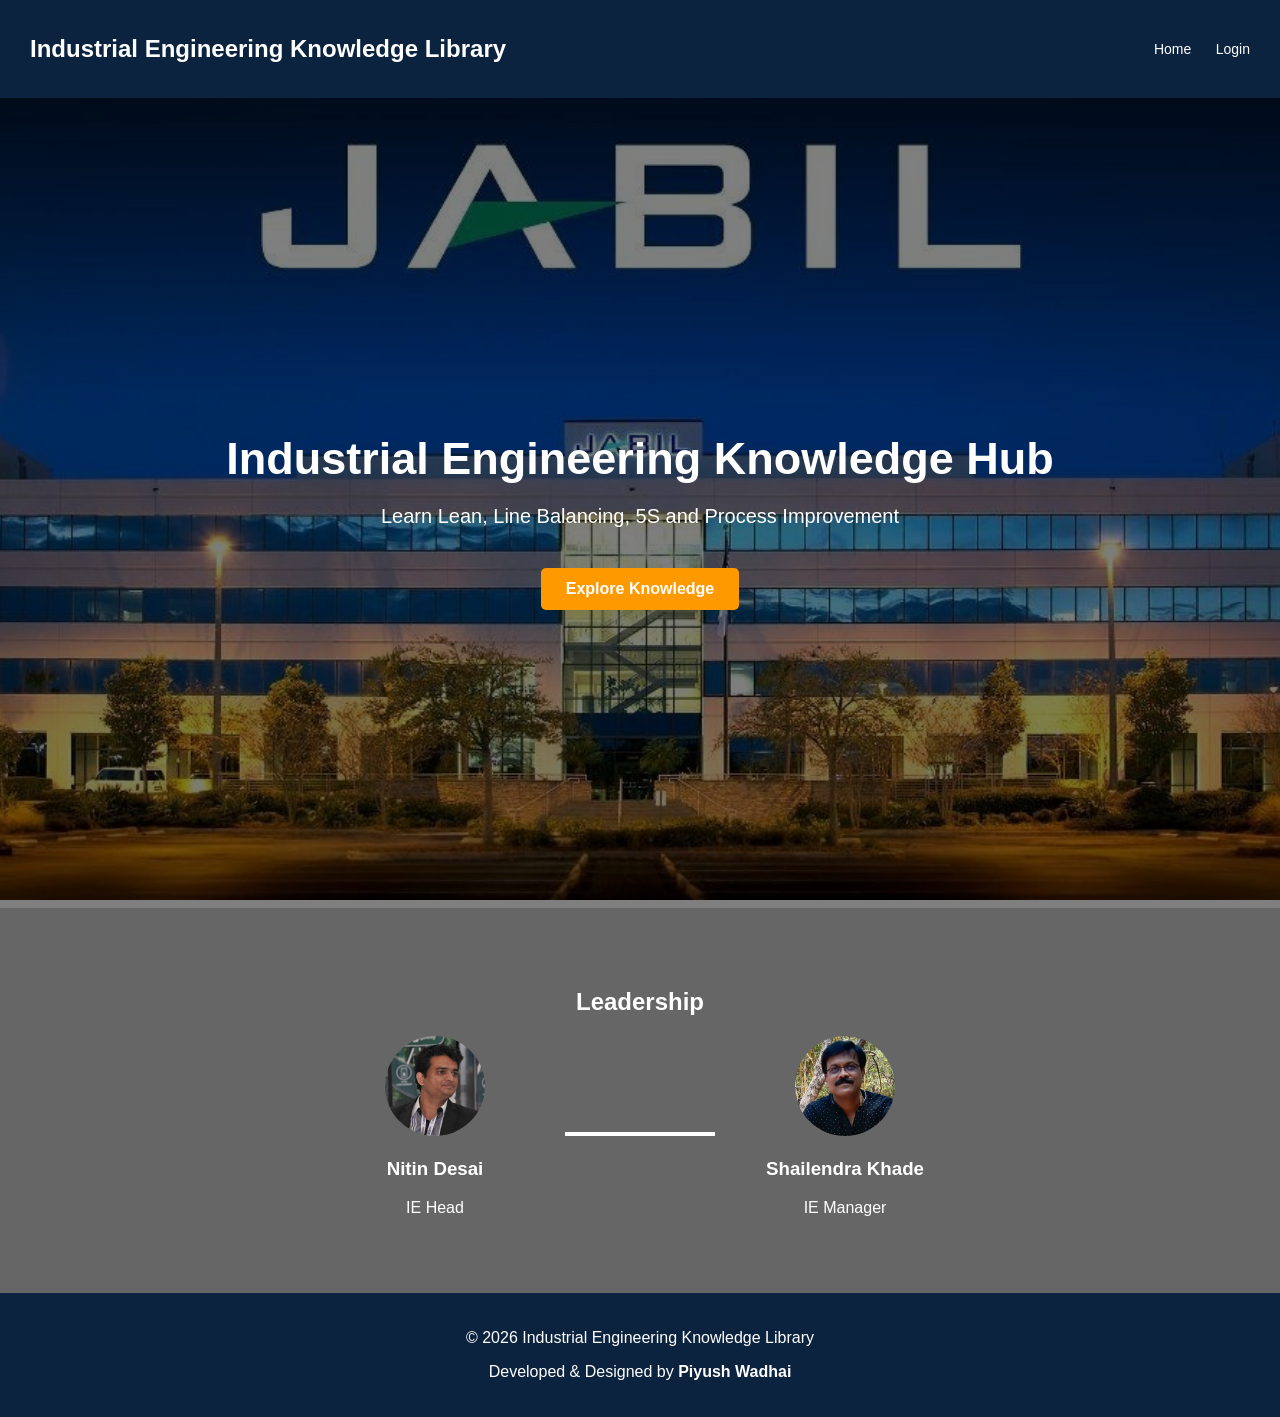
<file: index.html>
<!DOCTYPE html>
<html>

<head>

<title>Industrial Engineering Knowledge Library</title>
<link rel="stylesheet" href="style.css">

</head>

<body>

<header>

<h2>Industrial Engineering Knowledge Library</h2>

<nav>
<a href="#">Home</a>
<a onclick="showLogin()">Login</a>
</nav>

</header>


<!-- HERO SECTION -->

<section class="hero">

<div class="hero-content">

<h1>Industrial Engineering Knowledge Hub</h1>

<p>Learn Lean, Line Balancing, 5S and Process Improvement</p>

<a class="btn" onclick="showLogin()">Explore Knowledge</a>

</div>

</section>


<!-- LOGIN POPUP -->

<div id="loginModal" class="modal">

<div class="modal-content">

<span class="close" onclick="closeLogin()">&times;</span>

<h2>Login</h2>

<input type="text" id="username" placeholder="Username"><br><br>

<input type="password" id="password" placeholder="Password"><br><br>

<button onclick="login()">Login</button>

</div>

</div>


<!-- LEADERSHIP -->

<section class="leadership">

<h2>Leadership</h2>

<div class="leader-row">

<div class="leader">
<img src="Manager.jpeg">
<h3>Nitin Desai</h3>
<p>IE Head</p>
</div>

<div class="horizontal-line"></div>

<div class="leader">
<img src="Shailendra Khade.jpeg">
<h3>Shailendra Khade</h3>
<p>IE Manager</p>
</div>

</div>

</section>


<footer>

<p>© 2026 Industrial Engineering Knowledge Library</p>

<p>Developed & Designed by <b>Piyush Wadhai</b></p>

</footer>

<script>

function showLogin(){
document.getElementById("loginModal").style.display="block";
}

function closeLogin(){
document.getElementById("loginModal").style.display="none";
}

function login(){

let user=document.getElementById("username").value;
let pass=document.getElementById("password").value;

if(user==="admin" && pass==="1234"){
window.location.href="dashboard.html";
}

else{
alert("Invalid Username or Password");
}

}

</script>

</body>
</html>
</file>
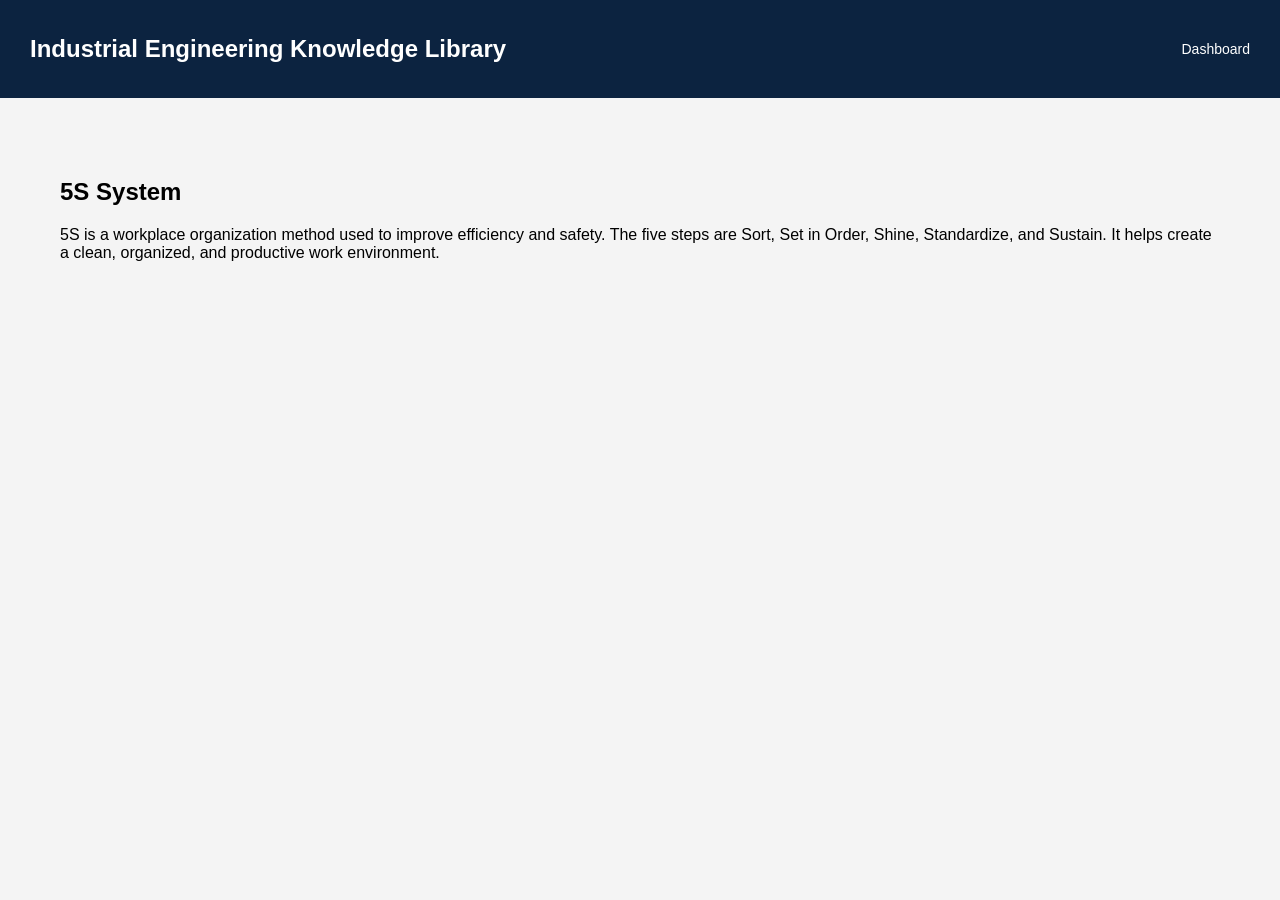
<file: 5s.html>
<!DOCTYPE html>
<html>

<head>
<title>5S System</title>
<link rel="stylesheet" href="style.css">
</head>

<body style="background:#f4f4f4;color:black;">

<header>
<h2>Industrial Engineering Knowledge Library</h2>
<nav>
<a href="dashboard.html">Dashboard</a>
</nav>
</header>

<section style="padding:60px;">

<h1>5S System</h1>

<p>
5S is a workplace organization method used to improve efficiency and safety.
The five steps are Sort, Set in Order, Shine, Standardize, and Sustain.
It helps create a clean, organized, and productive work environment.
</p>

</section>

</body>
</html>
</file>
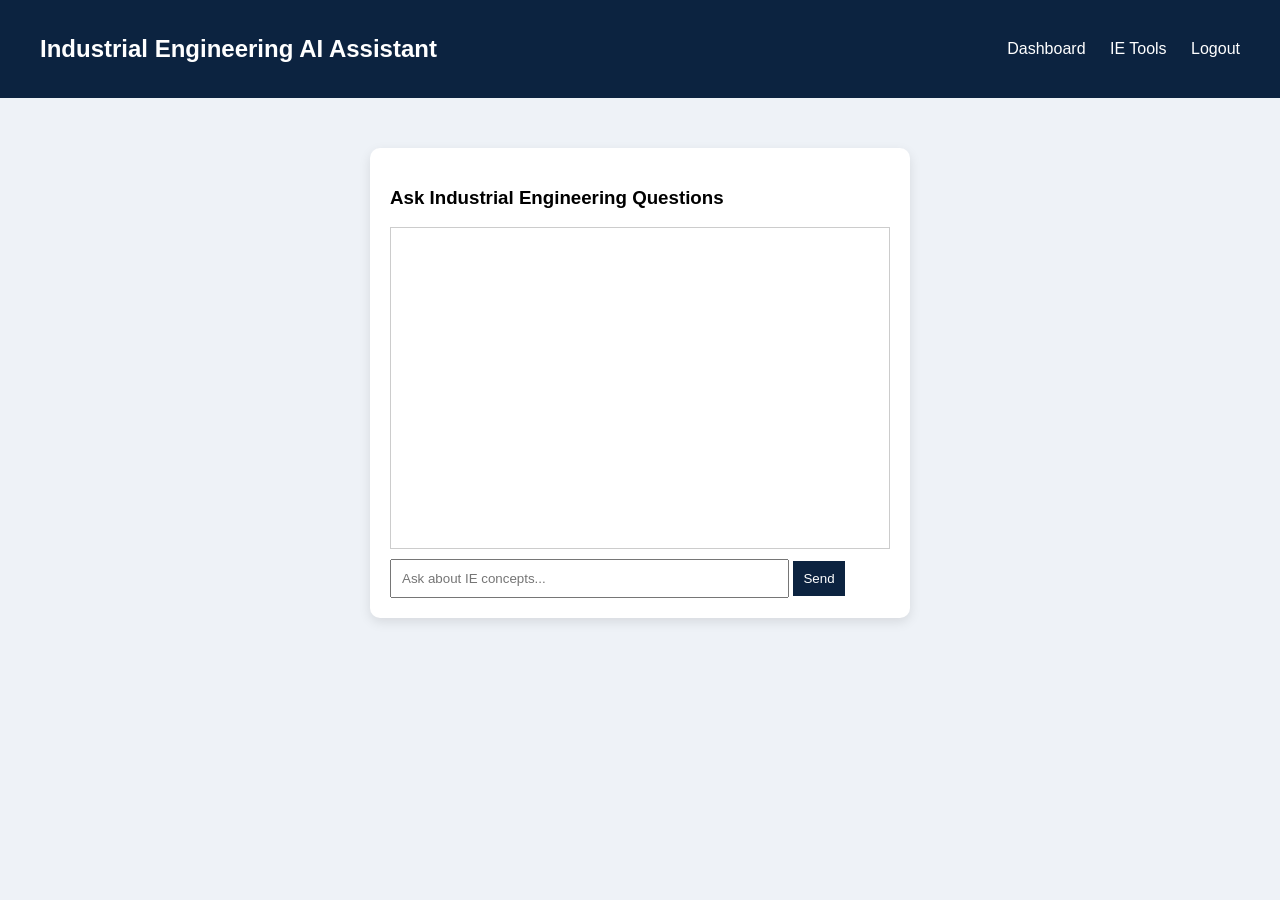
<file: chatbot.html>
<!DOCTYPE html>
<html>

<head>

<title>IE AI Assistant</title>

<style>

body{
font-family:Arial;
margin:0;
background:#eef2f7;
}

/* HEADER */

header{
background:#0c2340;
color:white;
padding:15px 40px;
display:flex;
justify-content:space-between;
align-items:center;
}

nav a{
color:white;
text-decoration:none;
margin-left:20px;
}

/* CHAT AREA */

.chat-container{
width:500px;
margin:50px auto;
background:white;
border-radius:10px;
box-shadow:0 4px 12px rgba(0,0,0,0.1);
padding:20px;
}

.chat-box{
height:300px;
overflow-y:auto;
border:1px solid #ccc;
padding:10px;
margin-bottom:10px;
}

.user{
text-align:right;
color:blue;
margin:5px;
}

.bot{
text-align:left;
color:green;
margin:5px;
}

input{
width:75%;
padding:10px;
}

button{
padding:10px;
background:#0c2340;
color:white;
border:none;
cursor:pointer;
}

</style>

</head>

<body>

<header>

<h2>Industrial Engineering AI Assistant</h2>

<nav>
<a href="dashboard.html">Dashboard</a>
<a href="tools.html">IE Tools</a>
<a href="index.html">Logout</a>
</nav>

</header>


<div class="chat-container">

<h3>Ask Industrial Engineering Questions</h3>

<div class="chat-box" id="chatBox"></div>

<input type="text" id="userInput" placeholder="Ask about IE concepts...">

<button onclick="send()">Send</button>

</div>


<script>

function send(){

let input=document.getElementById("userInput").value.toLowerCase();
let chat=document.getElementById("chatBox");

chat.innerHTML += "<div class='user'>"+input+"</div>";

let response="Sorry, I don't understand that question. Please ask about Industrial Engineering topics.";

/* GREETING */

if(input.includes("hello") || input.includes("hi")){
response="Hello 👋 Welcome to the Industrial Engineering Assistant. You can ask about Cycle Time, Takt Time, Lean, 5S, Line Balancing and more.";
}

/* INDUSTRIAL ENGINEERING */

else if(input.includes("industrial engineering")){
response="Industrial Engineering focuses on improving processes, productivity and efficiency using methods like work study, lean manufacturing and line balancing.";
}

/* CYCLE TIME */

else if(input.includes("cycle time")){
response="Cycle Time is the time required to produce one unit from start to finish in a process.";
}

/* TAKT TIME */

else if(input.includes("takt time")){
response="Takt Time is the rate at which products must be produced to meet customer demand.";
}

/* LINE BALANCING */

else if(input.includes("line balancing")){
response="Line Balancing is the process of distributing tasks equally among workstations to reduce idle time and improve efficiency.";
}

/* LEAN */

else if(input.includes("lean")){
response="Lean Manufacturing focuses on eliminating waste and improving process efficiency.";
}

/* 5S */

else if(input.includes("5s")){
response="5S stands for Sort, Set in Order, Shine, Standardize and Sustain. It helps maintain organized and efficient workplaces.";
}

/* SMV */

else if(input.includes("smv")){
response="SMV means Standard Minute Value. It is the standard time required for a worker to complete a task.";
}

/* WORK STUDY */

else if(input.includes("work study")){
response="Work Study is a technique used to analyze work methods and measure work time to improve productivity.";
}

/* TIME STUDY */

else if(input.includes("time study")){
response="Time Study measures the time taken by a worker to complete a task using a stopwatch.";
}

/* METHOD STUDY */

else if(input.includes("method study")){
response="Method Study analyzes and improves work methods to reduce unnecessary movements and increase efficiency.";
}

/* PRODUCTIVITY */

else if(input.includes("productivity")){
response="Productivity is the ratio of output produced to the input used in production.";
}

/* 8 WASTES */

else if(input.includes("waste") || input.includes("8 waste")){
response="The 8 wastes of Lean are Transportation, Inventory, Motion, Waiting, Overproduction, Overprocessing, Defects and Unused Talent.";
}

/* LINE EFFICIENCY */

else if(input.includes("line efficiency")){
response="Line Efficiency measures how effectively a production line operates using the formula: (Work Content / (Stations × Cycle Time)) × 100.";
}

chat.innerHTML += "<div class='bot'>"+response+"</div>";

document.getElementById("userInput").value="";

chat.scrollTop = chat.scrollHeight;

}

</script>

</body>
</html>
</file>
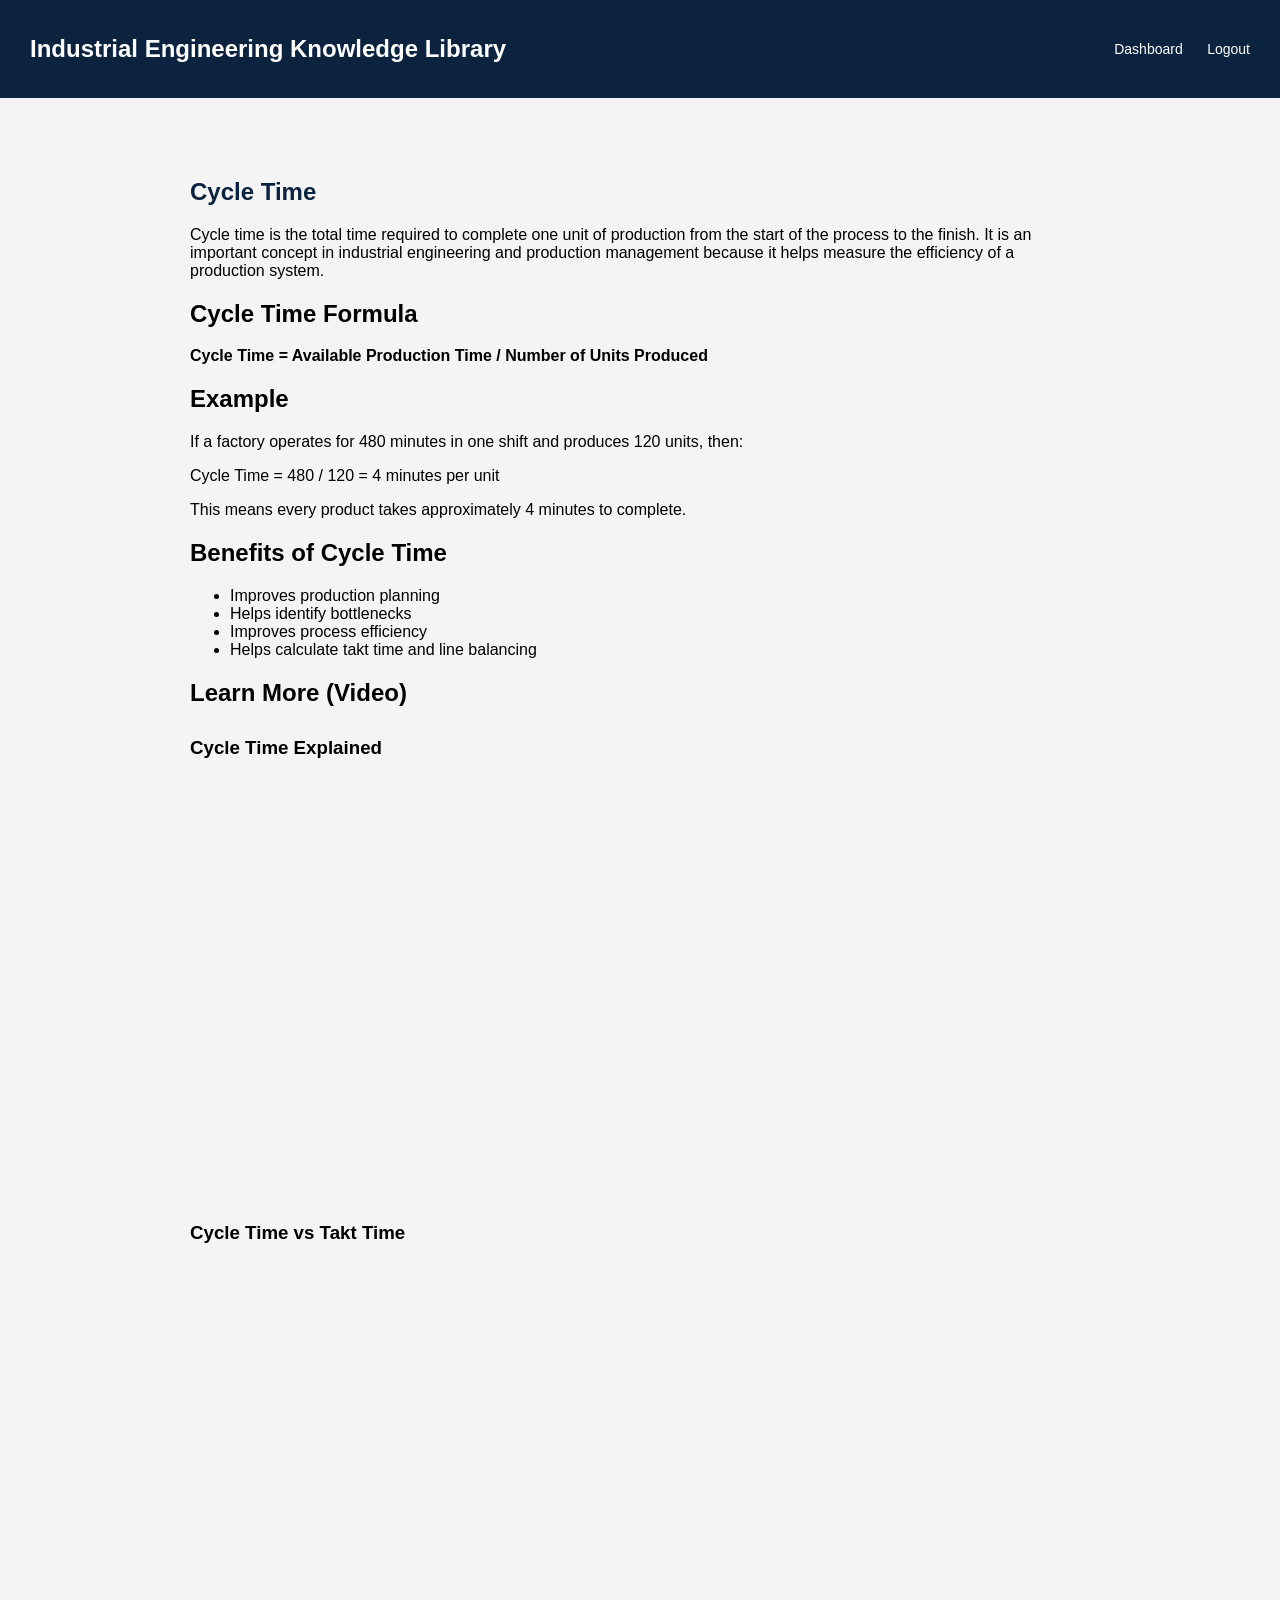
<file: cycle.html>
<!DOCTYPE html>
<html>

<head>

<title>Cycle Time - Industrial Engineering</title>
<link rel="stylesheet" href="style.css">

<style>

body{
background:#f4f4f4;
font-family:Arial;
color:black;
margin:0;
}

.content{
padding:60px;
max-width:900px;
margin:auto;
}

h1{
color:#0c2340;
}

.video{
margin-top:30px;
}

iframe{
width:100%;
height:400px;
border:none;
margin-top:10px;
}

</style>

</head>

<body>

<header>

<h2>Industrial Engineering Knowledge Library</h2>

<nav>
<a href="dashboard.html">Dashboard</a>
<a href="index.html">Logout</a>
</nav>

</header>


<section class="content">

<h1>Cycle Time</h1>

<p>
Cycle time is the total time required to complete one unit of production
from the start of the process to the finish. It is an important concept in
industrial engineering and production management because it helps measure
the efficiency of a production system.
</p>

<h2>Cycle Time Formula</h2>

<p>
<b>Cycle Time = Available Production Time / Number of Units Produced</b>
</p>

<h2>Example</h2>

<p>
If a factory operates for 480 minutes in one shift and produces
120 units, then:
</p>

<p>
Cycle Time = 480 / 120 = 4 minutes per unit
</p>

<p>
This means every product takes approximately 4 minutes to complete.
</p>

<h2>Benefits of Cycle Time</h2>

<ul>

<li>Improves production planning</li>
<li>Helps identify bottlenecks</li>
<li>Improves process efficiency</li>
<li>Helps calculate takt time and line balancing</li>

</ul>


<h2>Learn More (Video)</h2>

<div class="video">

<h3>Cycle Time Explained</h3>

<iframe src="https://www.youtube.com/embed/6k0l0Y3k7v4"></iframe>

</div>


<div class="video">

<h3>Cycle Time vs Takt Time</h3>

<iframe src="https://www.youtube.com/embed/7n2B7x3dE3E"></iframe>

</div>


</section>

</body>
</html>
</file>
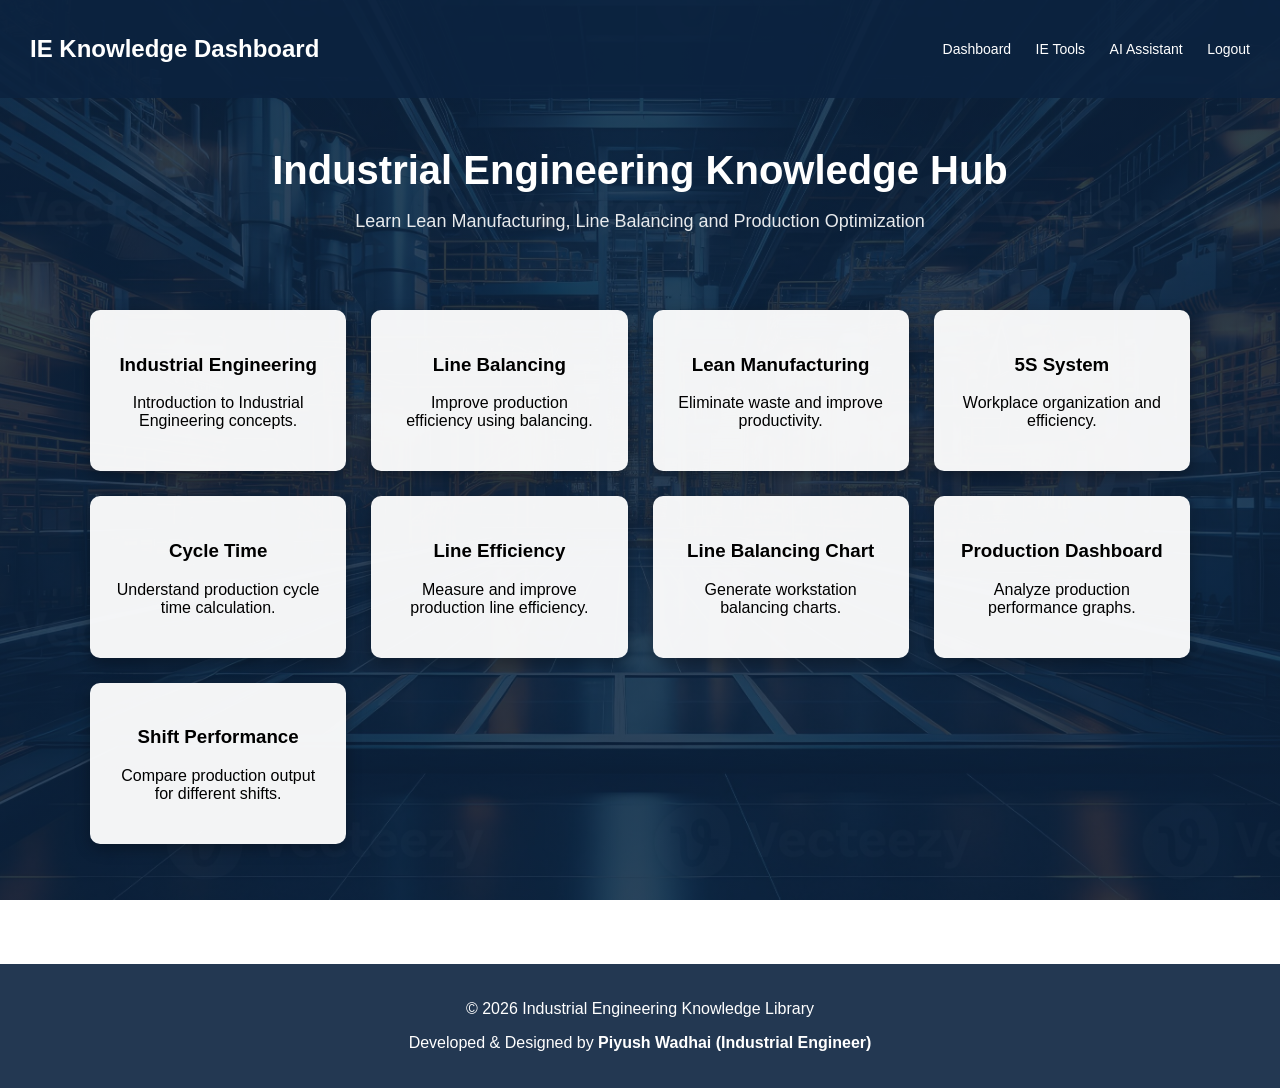
<file: dashboard.html>
<!DOCTYPE html>
<html>

<head>

<title>Industrial Engineering Dashboard</title>

<style>

/* BODY BACKGROUND */

body{
margin:0;
font-family:Arial, sans-serif;

background-image:
linear-gradient(rgba(12,35,64,0.85), rgba(12,35,64,0.85)),
url("factory-bg.jpg");

background-size:cover;
background-position:center;
background-attachment:fixed;

color:white;
}


/* HEADER */

header{
background:rgba(12,35,64,0.9);
padding:15px 30px;
display:flex;
justify-content:space-between;
align-items:center;
}

nav a{
color:white;
text-decoration:none;
margin-left:20px;
font-size:14px;
}


/* TITLE */

.page-title{
text-align:center;
margin-top:50px;
}

.page-title h1{
font-size:40px;
margin-bottom:10px;
}

.page-title p{
font-size:18px;
opacity:0.9;
}


/* TOPICS SECTION */

.topics{
padding:60px;
text-align:center;
}


/* GRID */

.topic-grid{
display:grid;
grid-template-columns:repeat(auto-fit,minmax(230px,1fr));
gap:25px;
max-width:1100px;
margin:auto;
}


/* CARDS */

.card{
background:rgba(255,255,255,0.95);
padding:25px;
border-radius:10px;
box-shadow:0 5px 15px rgba(0,0,0,0.3);
color:black;
text-decoration:none;
transition:0.3s;
}

.card:hover{
transform:translateY(-8px);
box-shadow:0 10px 25px rgba(0,0,0,0.4);
}


/* FOOTER */

footer{
text-align:center;
padding:20px;
background:rgba(12,35,64,0.9);
margin-top:60px;
}

</style>

</head>


<body>


<header>

<h2>IE Knowledge Dashboard</h2>

<nav>

<a href="#">Dashboard</a>
<a href="tools.html">IE Tools</a>
<a href="chatbot.html">AI Assistant</a>
<a href="index.html">Logout</a>

</nav>

</header>


<div class="page-title">

<h1>Industrial Engineering Knowledge Hub</h1>

<p>Learn Lean Manufacturing, Line Balancing and Production Optimization</p>

</div>



<section class="topics">

<div class="topic-grid">


<a href="ie.html" class="card">
<h3>Industrial Engineering</h3>
<p>Introduction to Industrial Engineering concepts.</p>
</a>


<a href="linebalancing.html" class="card">
<h3>Line Balancing</h3>
<p>Improve production efficiency using balancing.</p>
</a>


<a href="lean.html" class="card">
<h3>Lean Manufacturing</h3>
<p>Eliminate waste and improve productivity.</p>
</a>


<a href="5s.html" class="card">
<h3>5S System</h3>
<p>Workplace organization and efficiency.</p>
</a>


<a href="cycle.html" class="card">
<h3>Cycle Time</h3>
<p>Understand production cycle time calculation.</p>
</a>


<a href="lineefficiency.html" class="card">
<h3>Line Efficiency</h3>
<p>Measure and improve production line efficiency.</p>
</a>


<a href="linechart.html" class="card">
<h3>Line Balancing Chart</h3>
<p>Generate workstation balancing charts.</p>
</a>


<a href="production-dashboard.html" class="card">
<h3>Production Dashboard</h3>
<p>Analyze production performance graphs.</p>
</a>


<a href="shift-performance.html" class="card">
<h3>Shift Performance</h3>
<p>Compare production output for different shifts.</p>
</a>


</div>

</section>



<footer>

<p>© 2026 Industrial Engineering Knowledge Library</p>
<p>Developed & Designed by <b>Piyush Wadhai (Industrial Engineer)</b></p>

</footer>


</body>
</html>
</file>
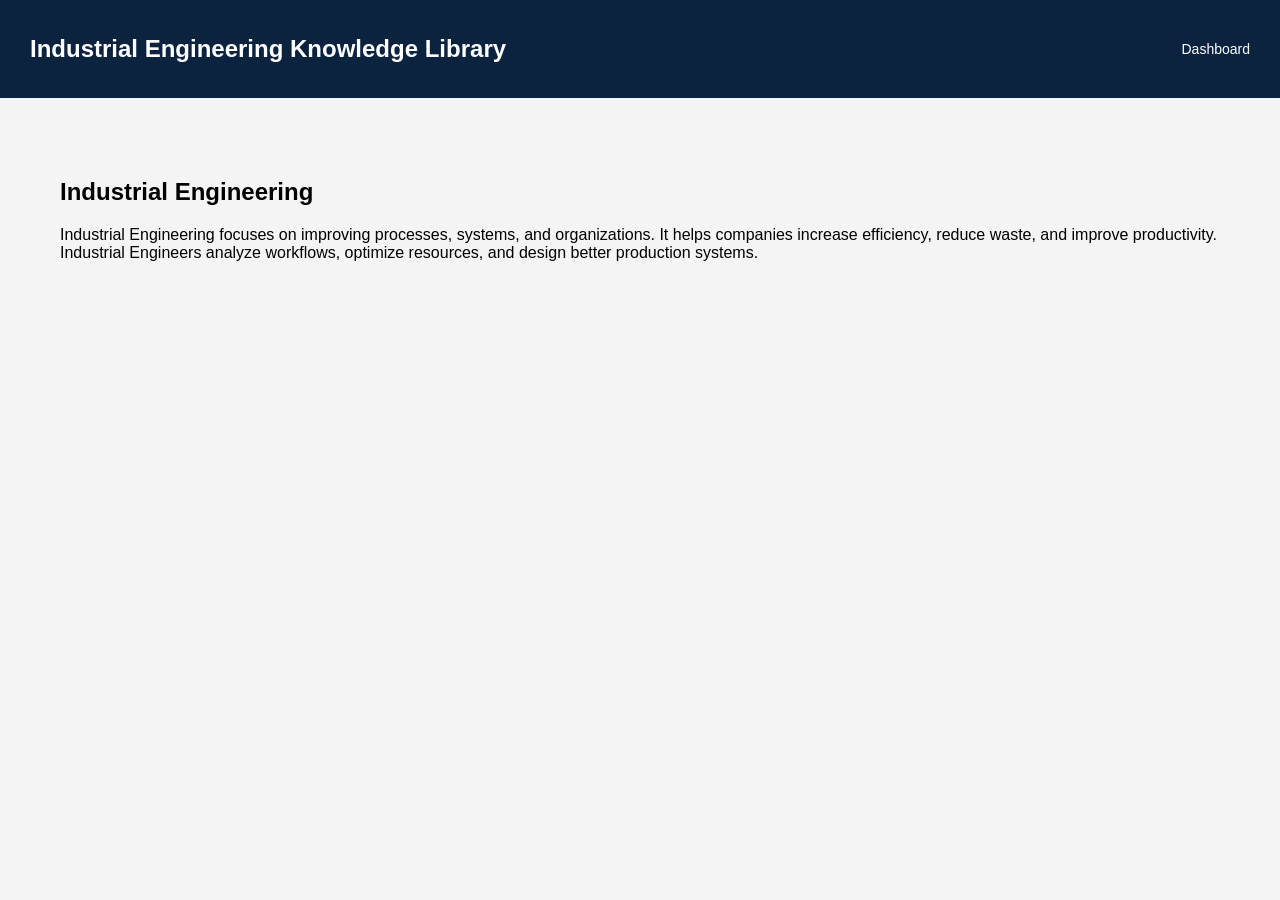
<file: ie.html>
<!DOCTYPE html>
<html>

<head>
<title>Industrial Engineering</title>
<link rel="stylesheet" href="style.css">
</head>

<body style="background:#f4f4f4;color:black;">

<header>
<h2>Industrial Engineering Knowledge Library</h2>
<nav>
<a href="dashboard.html">Dashboard</a>
</nav>
</header>

<section style="padding:60px;">

<h1>Industrial Engineering</h1>

<p>
Industrial Engineering focuses on improving processes, systems, and organizations.
It helps companies increase efficiency, reduce waste, and improve productivity.
Industrial Engineers analyze workflows, optimize resources, and design better production systems.
</p>

</section>

</body>
</html>
</file>
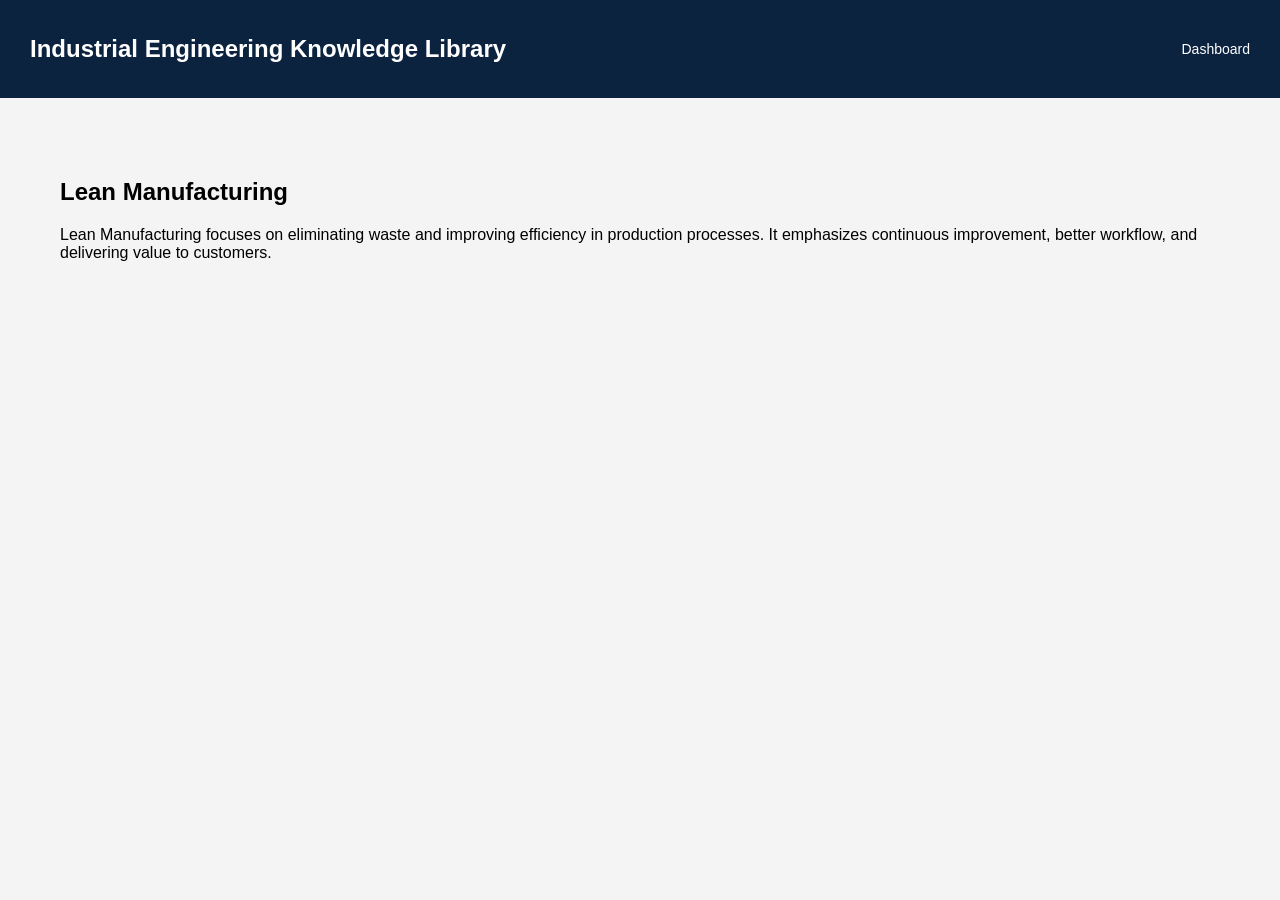
<file: lean.html>
<!DOCTYPE html>
<html>

<head>
<title>Lean Manufacturing</title>
<link rel="stylesheet" href="style.css">
</head>

<body style="background:#f4f4f4;color:black;">

<header>
<h2>Industrial Engineering Knowledge Library</h2>
<nav>
<a href="dashboard.html">Dashboard</a>
</nav>
</header>

<section style="padding:60px;">

<h1>Lean Manufacturing</h1>

<p>
Lean Manufacturing focuses on eliminating waste and improving efficiency in production processes.
It emphasizes continuous improvement, better workflow, and delivering value to customers.
</p>

</section>

</body>
</html>
</file>
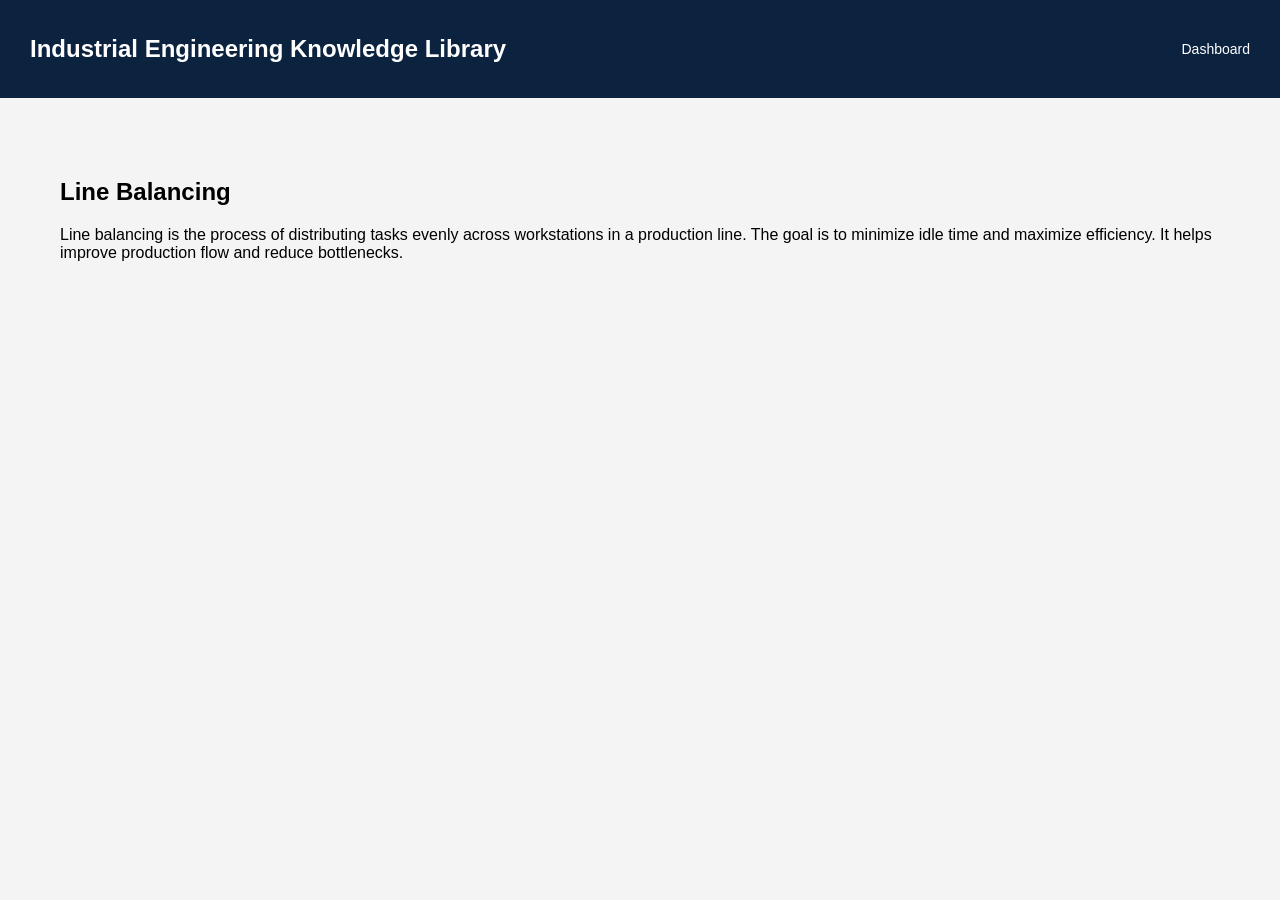
<file: linebalancing.html>
<!DOCTYPE html>
<html>

<head>
<title>Line Balancing</title>
<link rel="stylesheet" href="style.css">
</head>

<body style="background:#f4f4f4;color:black;">

<header>
<h2>Industrial Engineering Knowledge Library</h2>
<nav>
<a href="dashboard.html">Dashboard</a>
</nav>
</header>

<section style="padding:60px;">

<h1>Line Balancing</h1>

<p>
Line balancing is the process of distributing tasks evenly across workstations in a production line.
The goal is to minimize idle time and maximize efficiency.
It helps improve production flow and reduce bottlenecks.
</p>

</section>

</body>
</html>
</file>
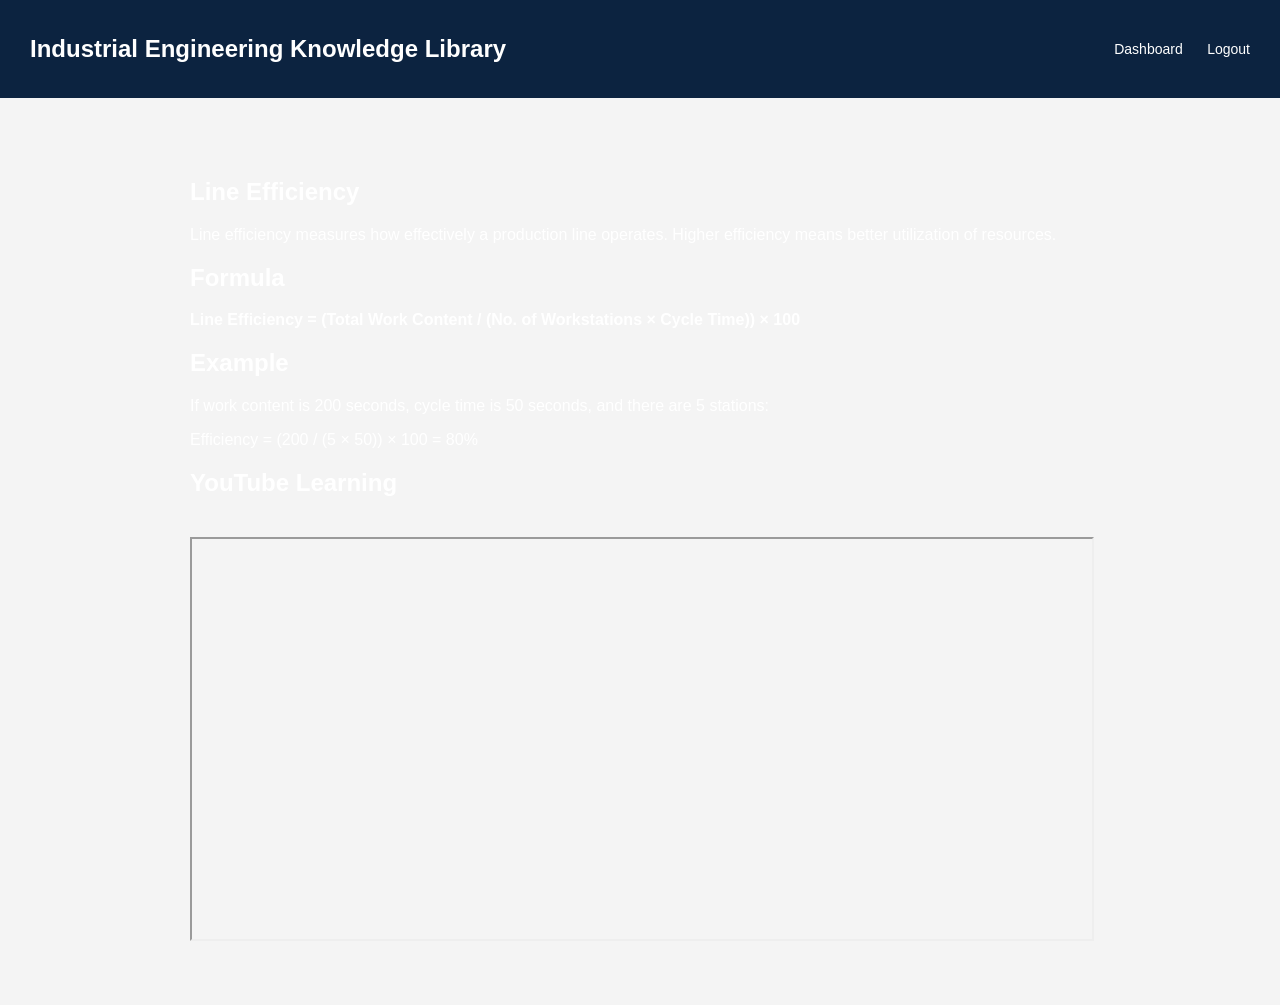
<file: lineefficiency.html>
<!DOCTYPE html>
<html>

<head>
<title>Line Efficiency</title>
<link rel="stylesheet" href="style.css">

<style>

body{
background:#f4f4f4;
font-family:Arial;
}

.content{
padding:60px;
max-width:900px;
margin:auto;
}

iframe{
width:100%;
height:400px;
margin-top:20px;
}

</style>

</head>

<body>

<header>
<h2>Industrial Engineering Knowledge Library</h2>

<nav>
<a href="dashboard.html">Dashboard</a>
<a href="index.html">Logout</a>
</nav>

</header>

<section class="content">

<h1>Line Efficiency</h1>

<p>
Line efficiency measures how effectively a production line operates.
Higher efficiency means better utilization of resources.
</p>

<h2>Formula</h2>

<p>
<b>Line Efficiency = (Total Work Content / (No. of Workstations × Cycle Time)) × 100</b>
</p>

<h2>Example</h2>

<p>
If work content is 200 seconds, cycle time is 50 seconds,
and there are 5 stations:
</p>

<p>
Efficiency = (200 / (5 × 50)) × 100 = 80%
</p>

<h2>YouTube Learning</h2>

<iframe src="https://www.youtube.com/embed/bT7v0zqv0lQ"></iframe>

</section>

</body>
</html>
</file>
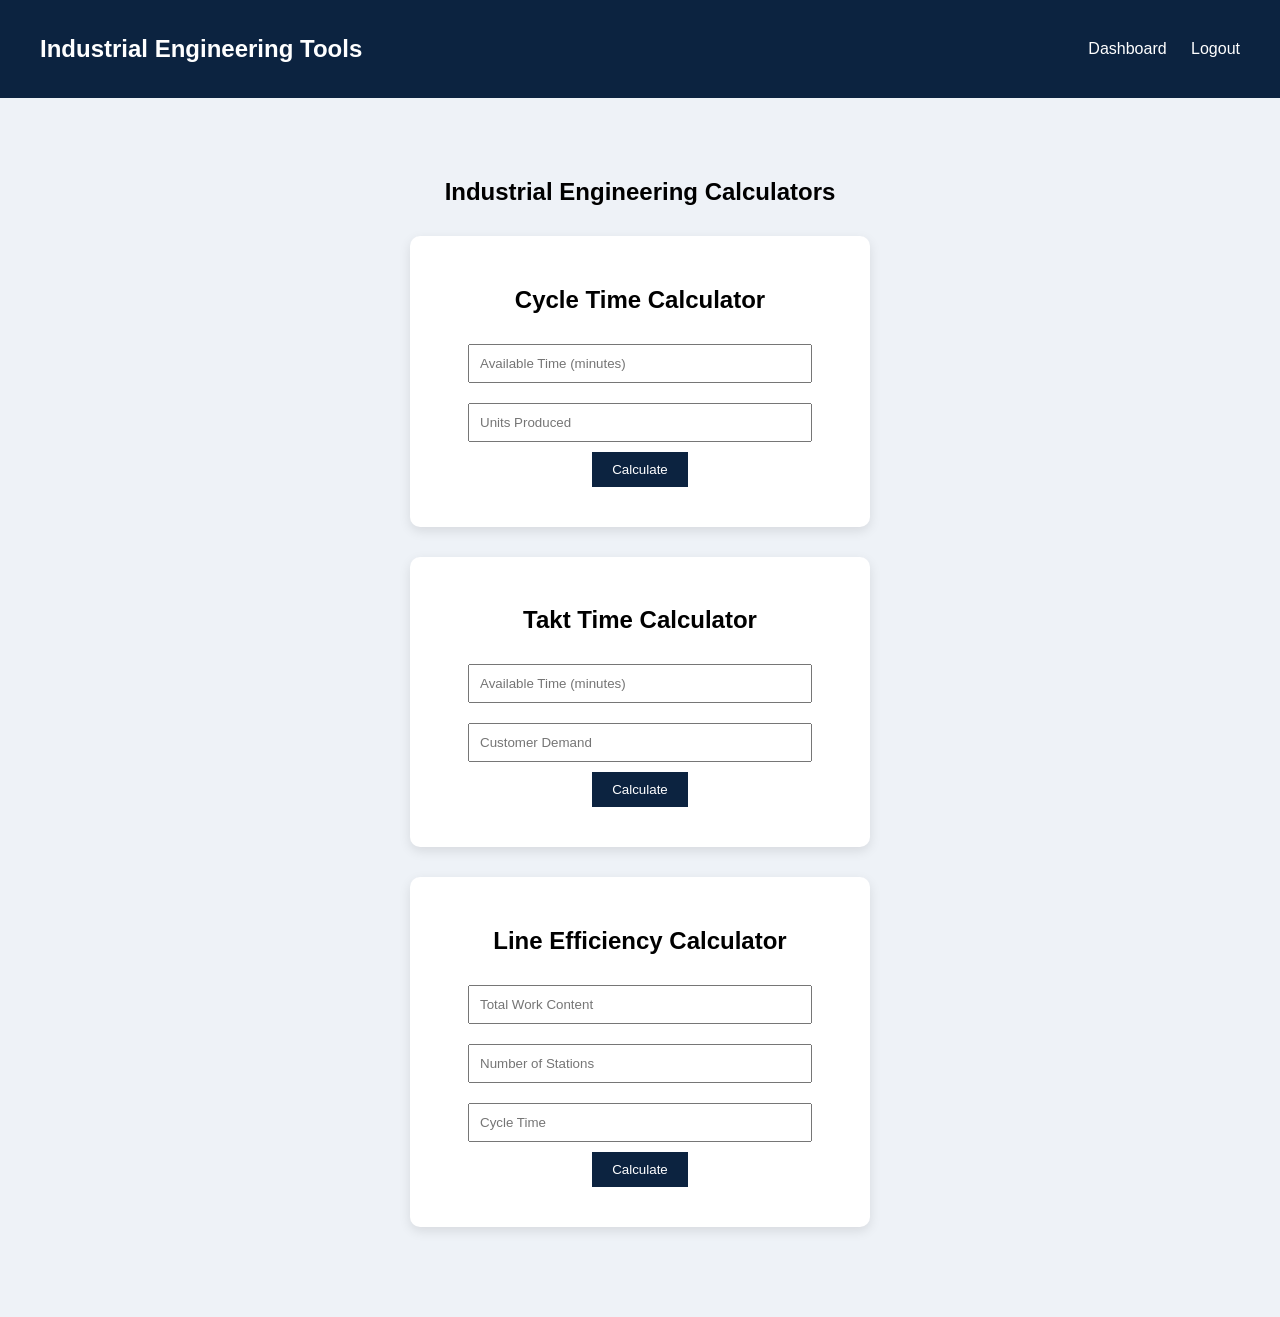
<file: tools.html>
<!DOCTYPE html>
<html>

<head>

<title>IE Tools</title>

<style>

body{
font-family:Arial;
margin:0;
background:#eef2f7;
}

/* HEADER */

header{
background:#0c2340;
color:white;
padding:15px 40px;
display:flex;
justify-content:space-between;
align-items:center;
}

nav a{
color:white;
text-decoration:none;
margin-left:20px;
}

/* TOOL SECTION */

.tools{
padding:60px;
text-align:center;
}

.tool-card{
background:white;
padding:30px;
margin:30px auto;
width:400px;
border-radius:10px;
box-shadow:0 4px 12px rgba(0,0,0,0.1);
}

input{
padding:10px;
width:80%;
margin:10px;
}

button{
padding:10px 20px;
background:#0c2340;
color:white;
border:none;
cursor:pointer;
}

.result{
margin-top:10px;
font-weight:bold;
color:#0c2340;
}

</style>

</head>

<body>

<header>

<h2>Industrial Engineering Tools</h2>

<nav>
<a href="dashboard.html">Dashboard</a>
<a href="index.html">Logout</a>
</nav>

</header>


<section class="tools">

<h1>Industrial Engineering Calculators</h1>

<!-- Cycle Time -->

<div class="tool-card">

<h2>Cycle Time Calculator</h2>

<input type="number" id="availableTime" placeholder="Available Time (minutes)">

<input type="number" id="unitsProduced" placeholder="Units Produced">

<button onclick="cycleTime()">Calculate</button>

<div class="result" id="cycleResult"></div>

</div>


<!-- Takt Time -->

<div class="tool-card">

<h2>Takt Time Calculator</h2>

<input type="number" id="taktTime" placeholder="Available Time (minutes)">

<input type="number" id="customerDemand" placeholder="Customer Demand">

<button onclick="takt()">Calculate</button>

<div class="result" id="taktResult"></div>

</div>


<!-- Line Efficiency -->

<div class="tool-card">

<h2>Line Efficiency Calculator</h2>

<input type="number" id="workContent" placeholder="Total Work Content">

<input type="number" id="stations" placeholder="Number of Stations">

<input type="number" id="cycle" placeholder="Cycle Time">

<button onclick="efficiency()">Calculate</button>

<div class="result" id="efficiencyResult"></div>

</div>

</section>


<script>

/* Cycle Time */

function cycleTime(){

let time=document.getElementById("availableTime").value;
let units=document.getElementById("unitsProduced").value;

let result=time/units;

document.getElementById("cycleResult").innerHTML="Cycle Time = "+result.toFixed(2)+" minutes/unit";

}

/* Takt Time */

function takt(){

let time=document.getElementById("taktTime").value;
let demand=document.getElementById("customerDemand").value;

let result=time/demand;

document.getElementById("taktResult").innerHTML="Takt Time = "+result.toFixed(2)+" minutes/unit";

}

/* Line Efficiency */

function efficiency(){

let work=document.getElementById("workContent").value;
let stations=document.getElementById("stations").value;
let cycle=document.getElementById("cycle").value;

let result=(work/(stations*cycle))*100;

document.getElementById("efficiencyResult").innerHTML="Line Efficiency = "+result.toFixed(2)+" %";

}

</script>

</body>
</html>
</file>
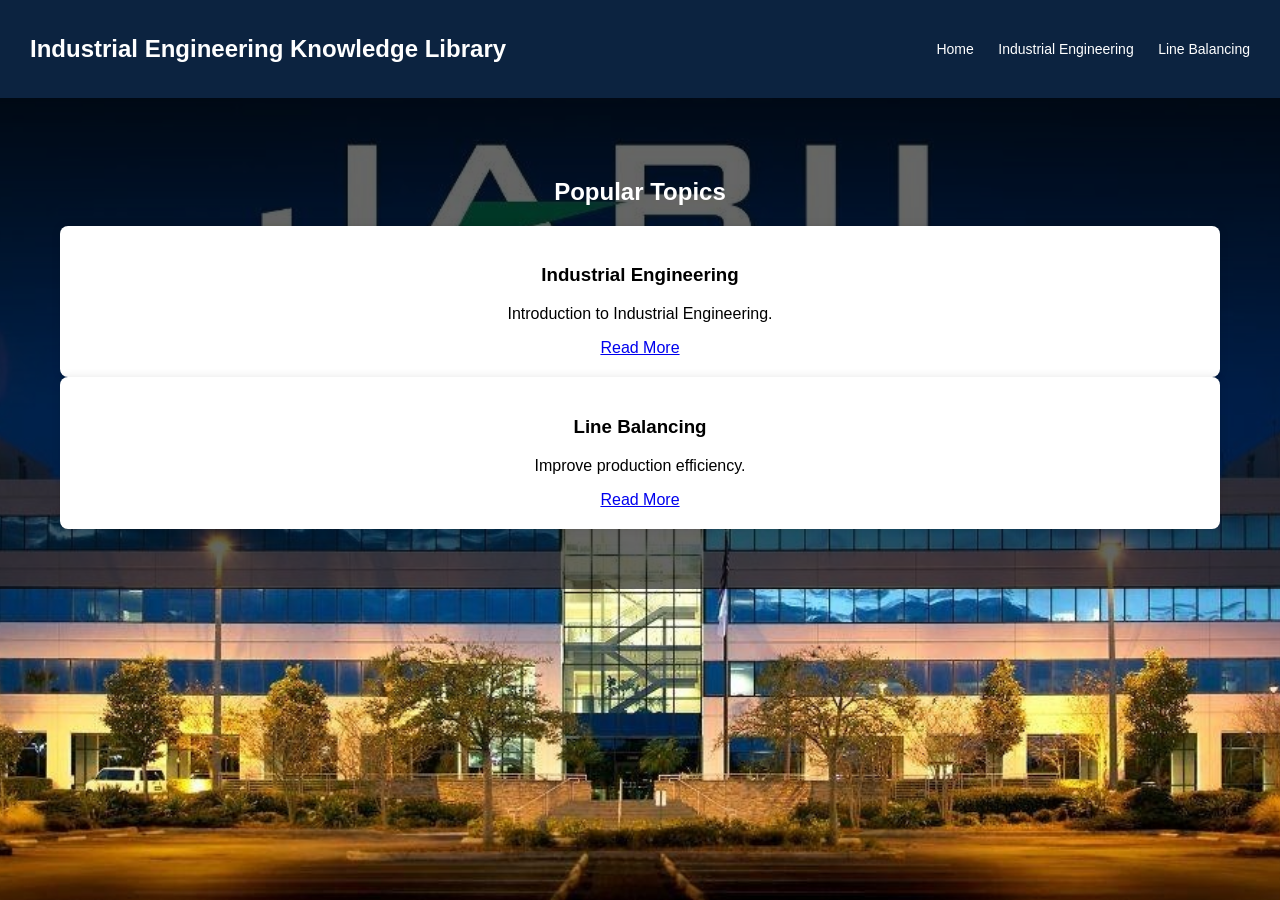
<file: topics.html>
<!DOCTYPE html>
<html>
<head>
<title>Popular Topics</title>
<link rel="stylesheet" href="style.css">
</head>

<body>

<header>
<h2>Industrial Engineering Knowledge Library</h2>

<nav>
<a href="index.html">Home</a>
<a href="ie.html">Industrial Engineering</a>
<a href="linebalancing.html">Line Balancing</a>
</nav>

</header>

<section class="topics">

<h2>Popular Topics</h2>

<div class="card">
<h3>Industrial Engineering</h3>
<p>Introduction to Industrial Engineering.</p>
<a href="ie.html">Read More</a>
</div>

<div class="card">
<h3>Line Balancing</h3>
<p>Improve production efficiency.</p>
<a href="linebalancing.html">Read More</a>
</div>

</section>

</body>
</html>
</file>
<file: style.css>
/* BODY */

body{
margin:0;
font-family:Arial, sans-serif;
background-image:url("Jabil.jpg");
background-size:cover;
background-position:center;
background-attachment:fixed;
color:white;
}


/* HEADER */

header{
background:#0c2340;
color:white;
padding:15px 30px;
display:flex;
justify-content:space-between;
align-items:center;
}

nav a{
color:white;
text-decoration:none;
margin-left:20px;
font-size:14px;
cursor:pointer;
}


/* HERO */

.hero{
height:90vh;
display:flex;
justify-content:center;
align-items:center;
text-align:center;
background:rgba(0,0,0,0.5);
}

.hero-content h1{
font-size:45px;
margin-bottom:10px;
}

.hero-content p{
font-size:20px;
}

.btn{
background:#ff9900;
padding:12px 25px;
color:white;
text-decoration:none;
display:inline-block;
margin-top:20px;
border-radius:5px;
cursor:pointer;
font-weight:bold;
}

/* TOPICS */

.topics{
padding:60px;
text-align:center;
background:rgba(0,0,0,0.6);
}

.topic-grid{
display:grid;
grid-template-columns:repeat(auto-fit,minmax(220px,1fr));
gap:20px;
margin-top:30px;
}

.card{
background:white;
color:black;
padding:20px;
border-radius:8px;
box-shadow:0 0 10px rgba(0,0,0,0.1);
}


/* LOGIN POPUP */

.modal{
display:none;
position:fixed;
left:0;
top:0;
width:100%;
height:100%;
background:rgba(0,0,0,0.6);
}

.modal-content{
background:white;
width:300px;
margin:12% auto;
padding:30px;
text-align:center;
border-radius:8px;
color:black;
}

.close{
float:right;
font-size:22px;
cursor:pointer;
}


/* LEADERSHIP */

.leadership{
padding:60px;
text-align:center;
background:rgba(0,0,0,0.6);
}

.leader-row{
display:flex;
align-items:center;
justify-content:center;
gap:30px;
}

.leader{
width:200px;
}

.leader img{
width:100px;
height:100px;
border-radius:50%;
object-fit:cover;
}

.horizontal-line{
width:150px;
height:4px;
background:white;
}


/* FOOTER */

footer{
background:#0c2340;
color:white;
text-align:center;
padding:20px;
margin-top:auto;   /* pushes footer to bottom */
}
</file>
